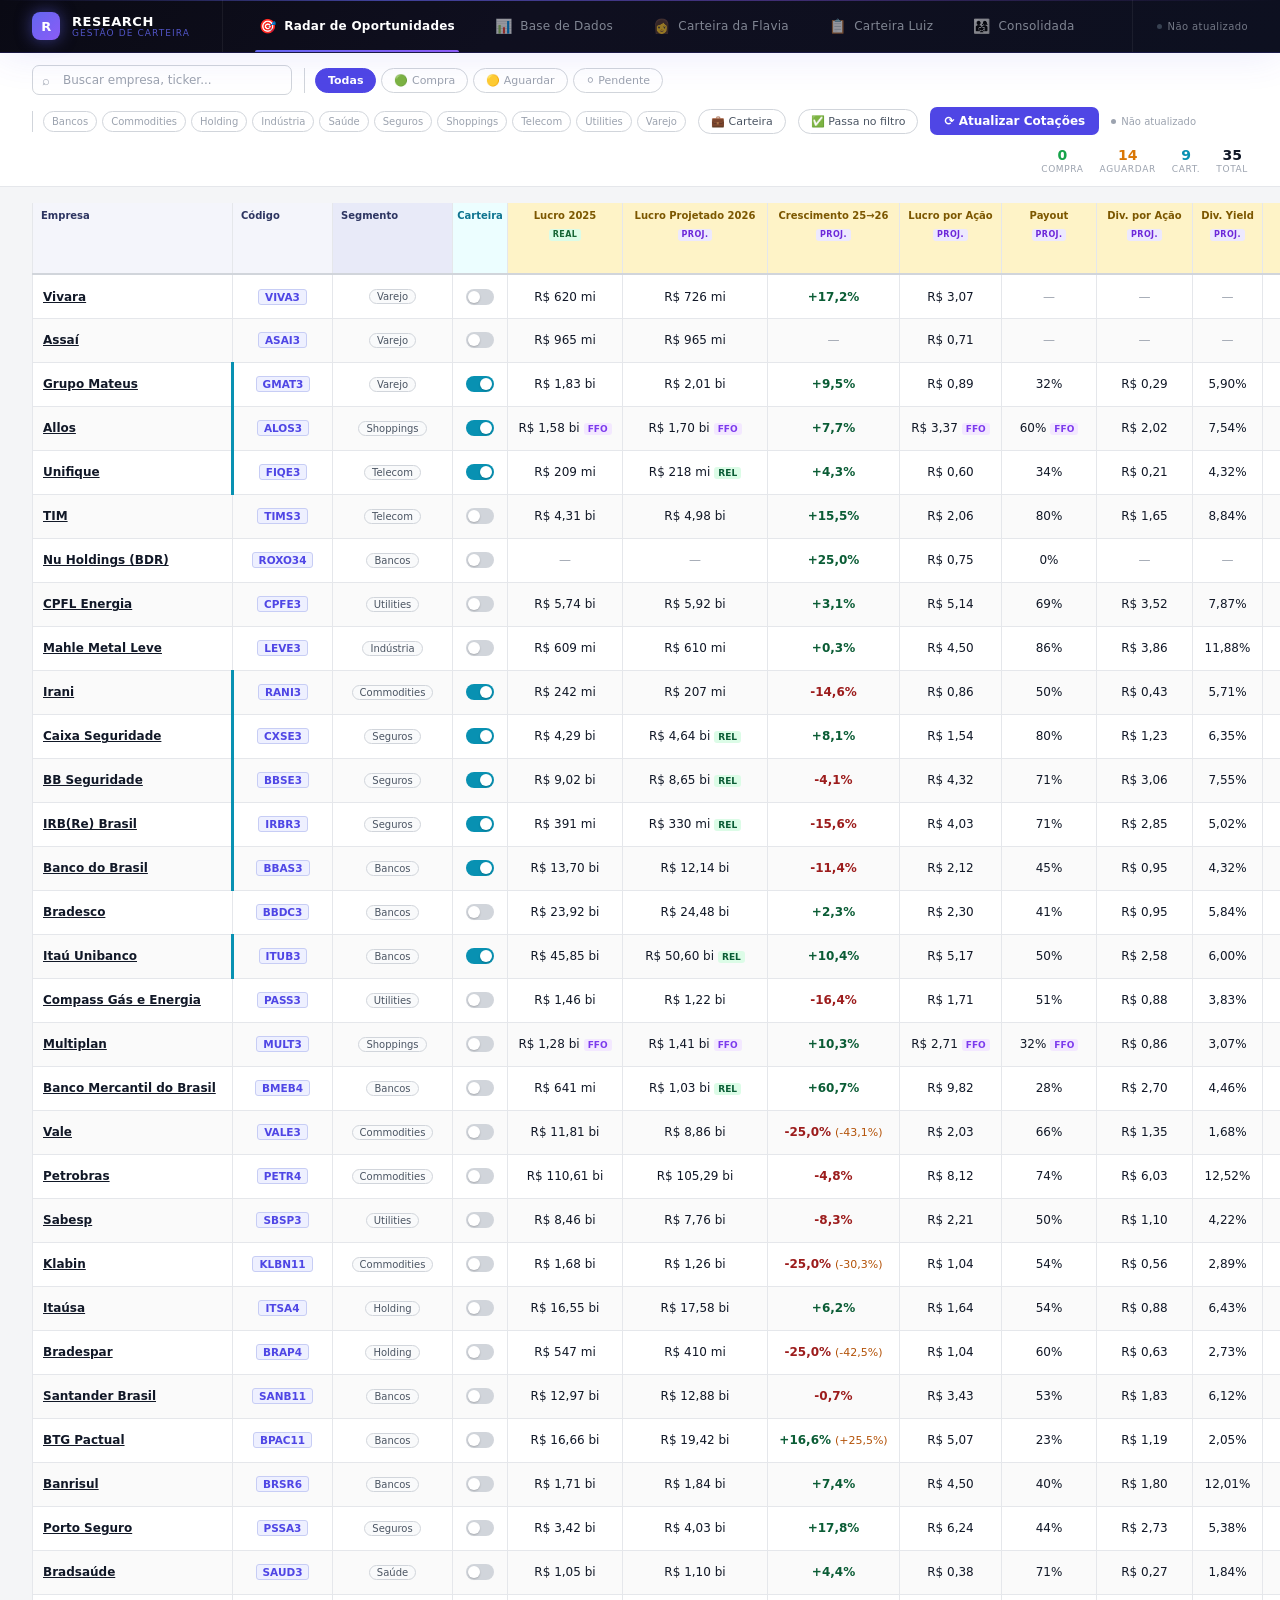
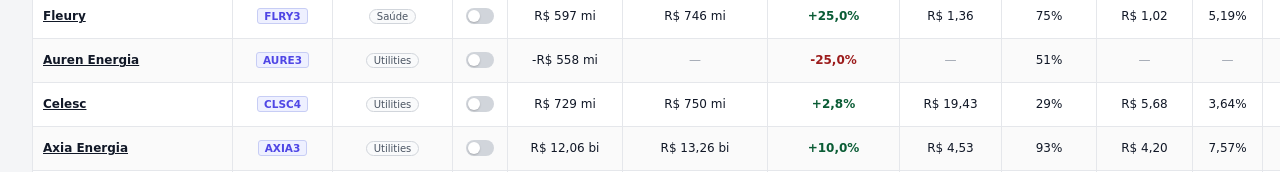
<file: index.html>
<!DOCTYPE html>
<html><head><meta name="robots" content="noindex, nofollow"><meta http-equiv="refresh" content="0;url=Analista%20Investimento.html"></head>
<body><a href="Analista%20Investimento.html">Acessar dashboard</a></body>
</html>
</file>
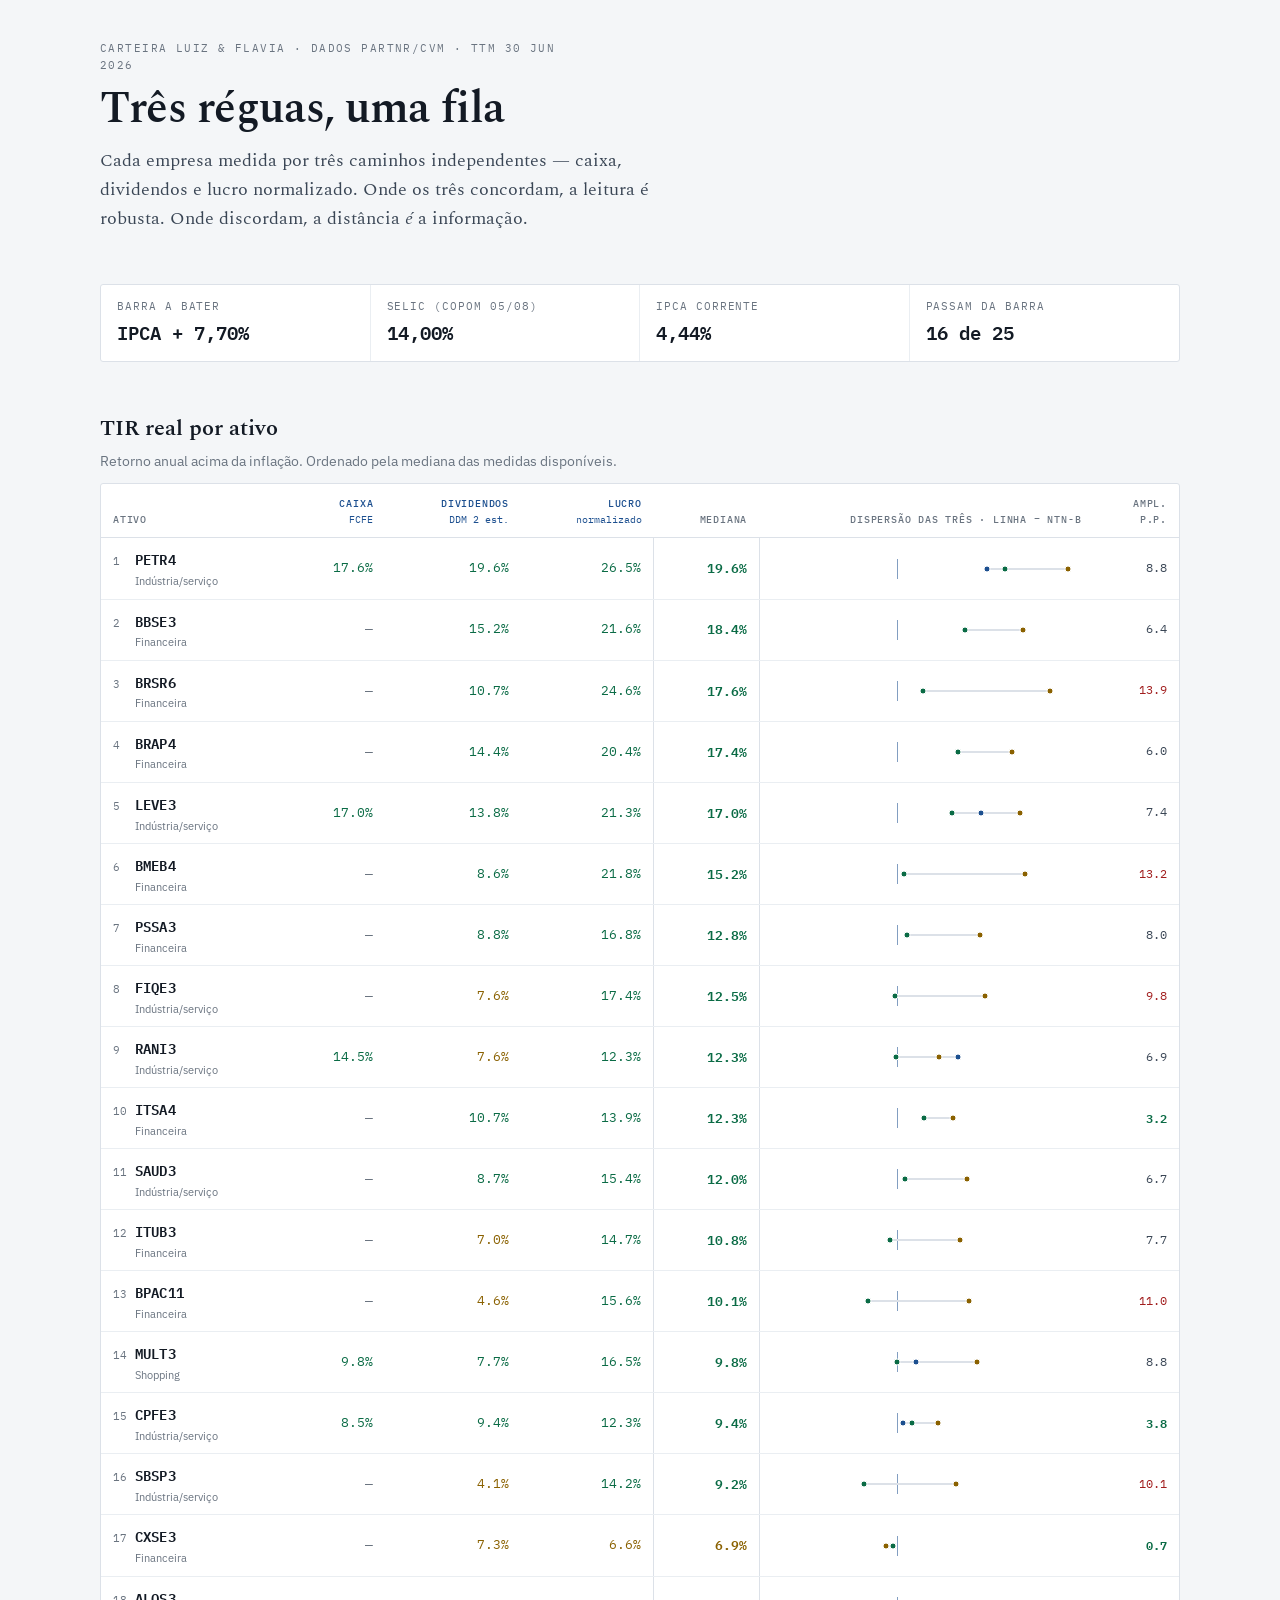
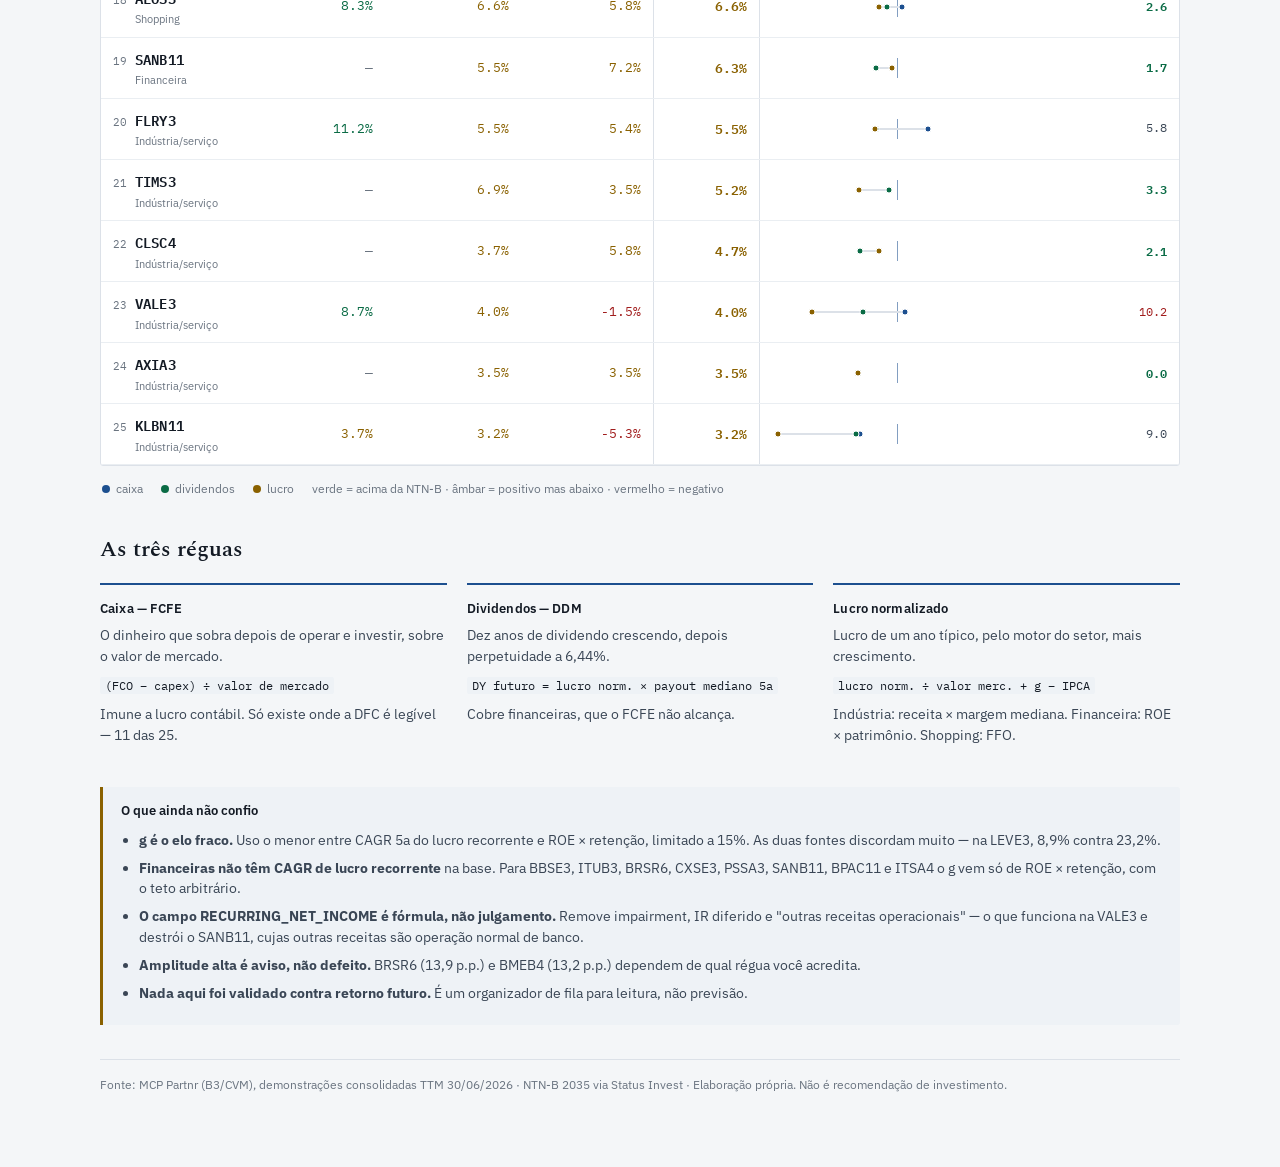
<file: app/analise/tir-consolidada.html>
<!doctype html>
<html lang="pt-BR">
<head>
<meta charset="utf-8">
<meta name="viewport" content="width=device-width,initial-scale=1">
<title>Três Réguas, Uma Fila</title>
<link rel="stylesheet" href="https://fonts.googleapis.com/css2?family=Spectral:ital,wght@0,400;0,600;1,400&family=IBM+Plex+Sans:wght@400;500;600&family=IBM+Plex+Mono:wght@400;500;600&display=swap">
<style>
:root{
  --ntnb:40.29%;
  --ink:#131a24; --ink-2:#3a4655; --muted:#6a7480;
  --paper:#f4f6f8; --surface:#ffffff; --rule:#dce1e8; --rule-soft:#eaeef2;
  --accent:#1c4f8f; --good:#0a6b45; --warn:#8a6100; --bad:#a11d1d;
  --band:#eef2f6;
  --serif:"Spectral",Georgia,serif; --sans:"IBM Plex Sans",system-ui,sans-serif; --mono:"IBM Plex Mono",ui-monospace,monospace;
}
@media (prefers-color-scheme:dark){:root:not([data-theme="light"]){
  --ink:#e6ebf1; --ink-2:#b3bdc9; --muted:#8794a3;
  --paper:#0e1319; --surface:#151b23; --rule:#2a333e; --rule-soft:#212932;
  --accent:#6fa5e0; --good:#4bbd8b; --warn:#d8a441; --bad:#e0716d; --band:#1b232c;
}}
:root[data-theme="dark"]{
  --ink:#e6ebf1; --ink-2:#b3bdc9; --muted:#8794a3;
  --paper:#0e1319; --surface:#151b23; --rule:#2a333e; --rule-soft:#212932;
  --accent:#6fa5e0; --good:#4bbd8b; --warn:#d8a441; --bad:#e0716d; --band:#1b232c;
}
*{box-sizing:border-box}
body{background:var(--paper);color:var(--ink);font-family:var(--sans);line-height:1.55;margin:0;padding:40px 22px 72px}
.wrap{max-width:1080px;margin:0 auto;display:flex;flex-direction:column;gap:34px}
.eyebrow{font-family:var(--mono);font-size:11px;letter-spacing:.13em;text-transform:uppercase;color:var(--muted);margin:0 0 10px}
h1{font-family:var(--serif);font-weight:600;font-size:clamp(30px,5vw,44px);line-height:1.12;margin:0;text-wrap:balance;letter-spacing:-.01em}
.lede{font-family:var(--serif);font-size:18px;line-height:1.6;color:var(--ink-2);max-width:64ch;margin:14px 0 0}
h2{font-family:var(--serif);font-size:22px;font-weight:600;margin:0 0 4px}
p{margin:0 0 12px;max-width:70ch}
.bar{display:flex;flex-wrap:wrap;gap:0;border:1px solid var(--rule);border-radius:3px;overflow:hidden;background:var(--surface)}
.bar div{flex:1 1 150px;padding:13px 16px;border-right:1px solid var(--rule-soft)}
.bar div:last-child{border-right:0}
.bar dt{font-family:var(--mono);font-size:10.5px;letter-spacing:.09em;text-transform:uppercase;color:var(--muted);margin:0 0 5px}
.bar dd{margin:0;font-family:var(--mono);font-size:19px;font-weight:600;font-variant-numeric:tabular-nums}
.tw{overflow-x:auto;border:1px solid var(--rule);border-radius:3px;background:var(--surface)}
table{border-collapse:collapse;width:100%;min-width:780px;font-variant-numeric:tabular-nums}
thead th{font-family:var(--mono);font-size:10px;letter-spacing:.08em;text-transform:uppercase;color:var(--muted);
  font-weight:500;text-align:right;padding:12px 12px 10px;border-bottom:1px solid var(--rule);white-space:nowrap;vertical-align:bottom}
thead th:first-child{text-align:left}
thead th.grp{color:var(--accent)}
tbody th{text-align:left;font-weight:400;padding:9px 12px;border-bottom:1px solid var(--rule-soft);white-space:nowrap}
tbody td{padding:9px 12px;border-bottom:1px solid var(--rule-soft)}
tbody tr:hover{background:var(--band)}
.rank{font-family:var(--mono);font-size:11px;color:var(--muted);display:inline-block;width:22px}
.tk{font-family:var(--mono);font-weight:600;font-size:13.5px;letter-spacing:.01em}
.seg{display:block;font-size:10.5px;color:var(--muted);margin-left:22px;margin-top:1px}
.num{text-align:right;font-family:var(--mono);font-size:13px}
.med{font-weight:600;border-left:1px solid var(--rule);border-right:1px solid var(--rule)}
.good{color:var(--good)} .warn{color:var(--warn)} .bad{color:var(--bad)} .none{color:var(--muted)}
.range{width:31%;min-width:180px;padding:9px 12px}
.trilho{position:relative;height:16px}
.trilho::before{content:"";position:absolute;top:-2px;bottom:-2px;width:1px;background:var(--accent);opacity:.55;left:var(--ntnb)}
.span{position:absolute;top:50%;height:2px;background:var(--rule);transform:translateY(-50%)}
.dot{position:absolute;top:50%;width:7px;height:7px;border-radius:50%;transform:translate(-50%,-50%);border:1px solid var(--surface)}
.d-caixa{background:var(--accent)} .d-dividendos{background:var(--good)} .d-lucro{background:var(--warn)}
.conv{font-size:12px} .c-alta{color:var(--good);font-weight:600} .c-média{color:var(--ink-2)} .c-baixa{color:var(--bad)}
.legend{display:flex;flex-wrap:wrap;gap:18px;font-size:12px;color:var(--muted);padding:2px 2px 0}
.legend span{display:inline-flex;align-items:center;gap:6px}
.key{width:8px;height:8px;border-radius:50%;display:inline-block}
.cols{display:grid;grid-template-columns:repeat(auto-fit,minmax(268px,1fr));gap:20px}
.card{border-top:2px solid var(--accent);padding:14px 0 0}
.card h3{font-family:var(--sans);font-size:13px;font-weight:600;margin:0 0 6px;letter-spacing:.01em}
.card p{font-size:13.5px;color:var(--ink-2);margin:0 0 8px}
.card code{font-family:var(--mono);font-size:11.5px;color:var(--ink);background:var(--band);padding:1px 5px;border-radius:2px}
.warnbox{border-left:3px solid var(--warn);background:var(--band);padding:14px 18px;border-radius:0 3px 3px 0}
.warnbox h3{font-family:var(--sans);font-size:13px;margin:0 0 8px;font-weight:600}
.warnbox ul{margin:0;padding-left:18px;font-size:13.5px;color:var(--ink-2)}
.warnbox li{margin-bottom:7px}
footer{font-size:12px;color:var(--muted);border-top:1px solid var(--rule);padding-top:16px}
@media(prefers-reduced-motion:reduce){*{transition:none!important}}
</style>
</head>
<body>
<div class="wrap">
<header>
  <p class="eyebrow">Carteira Luiz &amp; Flavia · dados Partnr/CVM · TTM 30 jun 2026</p>
  <h1>Três réguas, uma fila</h1>
  <p class="lede">Cada empresa medida por três caminhos independentes — caixa, dividendos e lucro normalizado. Onde os três concordam, a leitura é robusta. Onde discordam, a distância <em>é</em> a informação.</p>
</header>

<dl class="bar">
  <div><dt>Barra a bater</dt><dd>IPCA + 7,70%</dd></div>
  <div><dt>Selic (Copom 05/08)</dt><dd>14,00%</dd></div>
  <div><dt>IPCA corrente</dt><dd>4,44%</dd></div>
  <div><dt>Passam da barra</dt><dd>16 de 25</dd></div>
</dl>

<section>
  <h2>TIR real por ativo</h2>
  <p style="color:var(--muted);font-size:13.5px">Retorno anual acima da inflação. Ordenado pela mediana das medidas disponíveis.</p>
  <div class="tw">
  <table>
    <thead><tr>
      <th>Ativo</th>
      <th class="grp">Caixa<br><span style="font-weight:400;text-transform:none;letter-spacing:0">FCFE</span></th>
      <th class="grp">Dividendos<br><span style="font-weight:400;text-transform:none;letter-spacing:0">DDM 2 est.</span></th>
      <th class="grp">Lucro<br><span style="font-weight:400;text-transform:none;letter-spacing:0">normalizado</span></th>
      <th>Mediana</th>
      <th>Dispersão das três · linha = NTN-B</th>
      <th>Ampl.<br>p.p.</th>
    </tr></thead>
    <tbody><tr>
<th scope="row"><span class="rank">1</span><span class="tk">PETR4</span><span class="seg">Indústria/serviço</span></th>
<td class="num good">17.6%</td><td class="num good">19.6%</td><td class="num good">26.5%</td>
<td class="num med good">19.6%</td>
<td class="range"><div class="trilho"><span class="span" style="left:69.52%;width:25.98%"></span><span class="dot d-caixa" style="left:69.52%" title="caixa: 17.6%"></span><span class="dot d-dividendos" style="left:75.27%" title="dividendos: 19.6%"></span><span class="dot d-lucro" style="left:95.50%" title="lucro: 26.5%"></span></div></td>
<td class="num conv c-média">8.8</td>
</tr>
<tr>
<th scope="row"><span class="rank">2</span><span class="tk">BBSE3</span><span class="seg">Financeira</span></th>
<td class="num none">—</td><td class="num good">15.2%</td><td class="num good">21.6%</td>
<td class="num med good">18.4%</td>
<td class="range"><div class="trilho"><span class="span" style="left:62.42%;width:18.80%"></span><span class="dot d-dividendos" style="left:62.42%" title="dividendos: 15.2%"></span><span class="dot d-lucro" style="left:81.22%" title="lucro: 21.6%"></span></div></td>
<td class="num conv c-média">6.4</td>
</tr>
<tr>
<th scope="row"><span class="rank">3</span><span class="tk">BRSR6</span><span class="seg">Financeira</span></th>
<td class="num none">—</td><td class="num good">10.7%</td><td class="num good">24.6%</td>
<td class="num med good">17.6%</td>
<td class="range"><div class="trilho"><span class="span" style="left:48.98%;width:40.99%"></span><span class="dot d-dividendos" style="left:48.98%" title="dividendos: 10.7%"></span><span class="dot d-lucro" style="left:89.96%" title="lucro: 24.6%"></span></div></td>
<td class="num conv c-baixa">13.9</td>
</tr>
<tr>
<th scope="row"><span class="rank">4</span><span class="tk">BRAP4</span><span class="seg">Financeira</span></th>
<td class="num none">—</td><td class="num good">14.4%</td><td class="num good">20.4%</td>
<td class="num med good">17.4%</td>
<td class="range"><div class="trilho"><span class="span" style="left:59.98%;width:17.67%"></span><span class="dot d-dividendos" style="left:59.98%" title="dividendos: 14.4%"></span><span class="dot d-lucro" style="left:77.65%" title="lucro: 20.4%"></span></div></td>
<td class="num conv c-média">6.0</td>
</tr>
<tr>
<th scope="row"><span class="rank">5</span><span class="tk">LEVE3</span><span class="seg">Indústria/serviço</span></th>
<td class="num good">17.0%</td><td class="num good">13.8%</td><td class="num good">21.3%</td>
<td class="num med good">17.0%</td>
<td class="range"><div class="trilho"><span class="span" style="left:58.31%;width:21.90%"></span><span class="dot d-caixa" style="left:67.55%" title="caixa: 17.0%"></span><span class="dot d-dividendos" style="left:58.31%" title="dividendos: 13.8%"></span><span class="dot d-lucro" style="left:80.21%" title="lucro: 21.3%"></span></div></td>
<td class="num conv c-média">7.4</td>
</tr>
<tr>
<th scope="row"><span class="rank">6</span><span class="tk">BMEB4</span><span class="seg">Financeira</span></th>
<td class="num none">—</td><td class="num good">8.6%</td><td class="num good">21.8%</td>
<td class="num med good">15.2%</td>
<td class="range"><div class="trilho"><span class="span" style="left:42.81%;width:38.94%"></span><span class="dot d-dividendos" style="left:42.81%" title="dividendos: 8.6%"></span><span class="dot d-lucro" style="left:81.76%" title="lucro: 21.8%"></span></div></td>
<td class="num conv c-baixa">13.2</td>
</tr>
<tr>
<th scope="row"><span class="rank">7</span><span class="tk">PSSA3</span><span class="seg">Financeira</span></th>
<td class="num none">—</td><td class="num good">8.8%</td><td class="num good">16.8%</td>
<td class="num med good">12.8%</td>
<td class="range"><div class="trilho"><span class="span" style="left:43.59%;width:23.50%"></span><span class="dot d-dividendos" style="left:43.59%" title="dividendos: 8.8%"></span><span class="dot d-lucro" style="left:67.09%" title="lucro: 16.8%"></span></div></td>
<td class="num conv c-média">8.0</td>
</tr>
<tr>
<th scope="row"><span class="rank">8</span><span class="tk">FIQE3</span><span class="seg">Indústria/serviço</span></th>
<td class="num none">—</td><td class="num warn">7.6%</td><td class="num good">17.4%</td>
<td class="num med good">12.5%</td>
<td class="range"><div class="trilho"><span class="span" style="left:39.88%;width:28.90%"></span><span class="dot d-dividendos" style="left:39.88%" title="dividendos: 7.6%"></span><span class="dot d-lucro" style="left:68.78%" title="lucro: 17.4%"></span></div></td>
<td class="num conv c-baixa">9.8</td>
</tr>
<tr>
<th scope="row"><span class="rank">9</span><span class="tk">RANI3</span><span class="seg">Indústria/serviço</span></th>
<td class="num good">14.5%</td><td class="num warn">7.6%</td><td class="num good">12.3%</td>
<td class="num med good">12.3%</td>
<td class="range"><div class="trilho"><span class="span" style="left:40.01%;width:20.18%"></span><span class="dot d-caixa" style="left:60.18%" title="caixa: 14.5%"></span><span class="dot d-dividendos" style="left:40.01%" title="dividendos: 7.6%"></span><span class="dot d-lucro" style="left:53.88%" title="lucro: 12.3%"></span></div></td>
<td class="num conv c-média">6.9</td>
</tr>
<tr>
<th scope="row"><span class="rank">10</span><span class="tk">ITSA4</span><span class="seg">Financeira</span></th>
<td class="num none">—</td><td class="num good">10.7%</td><td class="num good">13.9%</td>
<td class="num med good">12.3%</td>
<td class="range"><div class="trilho"><span class="span" style="left:49.07%;width:9.51%"></span><span class="dot d-dividendos" style="left:49.07%" title="dividendos: 10.7%"></span><span class="dot d-lucro" style="left:58.58%" title="lucro: 13.9%"></span></div></td>
<td class="num conv c-alta">3.2</td>
</tr>
<tr>
<th scope="row"><span class="rank">11</span><span class="tk">SAUD3</span><span class="seg">Indústria/serviço</span></th>
<td class="num none">—</td><td class="num good">8.7%</td><td class="num good">15.4%</td>
<td class="num med good">12.0%</td>
<td class="range"><div class="trilho"><span class="span" style="left:43.10%;width:19.80%"></span><span class="dot d-dividendos" style="left:43.10%" title="dividendos: 8.7%"></span><span class="dot d-lucro" style="left:62.89%" title="lucro: 15.4%"></span></div></td>
<td class="num conv c-média">6.7</td>
</tr>
<tr>
<th scope="row"><span class="rank">12</span><span class="tk">ITUB3</span><span class="seg">Financeira</span></th>
<td class="num none">—</td><td class="num warn">7.0%</td><td class="num good">14.7%</td>
<td class="num med good">10.8%</td>
<td class="range"><div class="trilho"><span class="span" style="left:38.12%;width:22.64%"></span><span class="dot d-dividendos" style="left:38.12%" title="dividendos: 7.0%"></span><span class="dot d-lucro" style="left:60.75%" title="lucro: 14.7%"></span></div></td>
<td class="num conv c-média">7.7</td>
</tr>
<tr>
<th scope="row"><span class="rank">13</span><span class="tk">BPAC11</span><span class="seg">Financeira</span></th>
<td class="num none">—</td><td class="num warn">4.6%</td><td class="num good">15.6%</td>
<td class="num med good">10.1%</td>
<td class="range"><div class="trilho"><span class="span" style="left:31.19%;width:32.46%"></span><span class="dot d-dividendos" style="left:31.19%" title="dividendos: 4.6%"></span><span class="dot d-lucro" style="left:63.65%" title="lucro: 15.6%"></span></div></td>
<td class="num conv c-baixa">11.0</td>
</tr>
<tr>
<th scope="row"><span class="rank">14</span><span class="tk">MULT3</span><span class="seg">Shopping</span></th>
<td class="num good">9.8%</td><td class="num good">7.7%</td><td class="num good">16.5%</td>
<td class="num med good">9.8%</td>
<td class="range"><div class="trilho"><span class="span" style="left:40.30%;width:25.96%"></span><span class="dot d-caixa" style="left:46.52%" title="caixa: 9.8%"></span><span class="dot d-dividendos" style="left:40.30%" title="dividendos: 7.7%"></span><span class="dot d-lucro" style="left:66.26%" title="lucro: 16.5%"></span></div></td>
<td class="num conv c-média">8.8</td>
</tr>
<tr>
<th scope="row"><span class="rank">15</span><span class="tk">CPFE3</span><span class="seg">Indústria/serviço</span></th>
<td class="num good">8.5%</td><td class="num good">9.4%</td><td class="num good">12.3%</td>
<td class="num med good">9.4%</td>
<td class="range"><div class="trilho"><span class="span" style="left:42.53%;width:11.19%"></span><span class="dot d-caixa" style="left:42.53%" title="caixa: 8.5%"></span><span class="dot d-dividendos" style="left:45.32%" title="dividendos: 9.4%"></span><span class="dot d-lucro" style="left:53.72%" title="lucro: 12.3%"></span></div></td>
<td class="num conv c-alta">3.8</td>
</tr>
<tr>
<th scope="row"><span class="rank">16</span><span class="tk">SBSP3</span><span class="seg">Indústria/serviço</span></th>
<td class="num none">—</td><td class="num warn">4.1%</td><td class="num good">14.2%</td>
<td class="num med good">9.2%</td>
<td class="range"><div class="trilho"><span class="span" style="left:29.79%;width:29.61%"></span><span class="dot d-dividendos" style="left:29.79%" title="dividendos: 4.1%"></span><span class="dot d-lucro" style="left:59.40%" title="lucro: 14.2%"></span></div></td>
<td class="num conv c-baixa">10.1</td>
</tr>
<tr>
<th scope="row"><span class="rank">17</span><span class="tk">CXSE3</span><span class="seg">Financeira</span></th>
<td class="num none">—</td><td class="num warn">7.3%</td><td class="num warn">6.6%</td>
<td class="num med warn">6.9%</td>
<td class="range"><div class="trilho"><span class="span" style="left:36.94%;width:2.16%"></span><span class="dot d-dividendos" style="left:39.10%" title="dividendos: 7.3%"></span><span class="dot d-lucro" style="left:36.94%" title="lucro: 6.6%"></span></div></td>
<td class="num conv c-alta">0.7</td>
</tr>
<tr>
<th scope="row"><span class="rank">18</span><span class="tk">ALOS3</span><span class="seg">Shopping</span></th>
<td class="num good">8.3%</td><td class="num warn">6.6%</td><td class="num warn">5.8%</td>
<td class="num med warn">6.6%</td>
<td class="range"><div class="trilho"><span class="span" style="left:34.59%;width:7.62%"></span><span class="dot d-caixa" style="left:42.20%" title="caixa: 8.3%"></span><span class="dot d-dividendos" style="left:37.07%" title="dividendos: 6.6%"></span><span class="dot d-lucro" style="left:34.59%" title="lucro: 5.8%"></span></div></td>
<td class="num conv c-alta">2.6</td>
</tr>
<tr>
<th scope="row"><span class="rank">19</span><span class="tk">SANB11</span><span class="seg">Financeira</span></th>
<td class="num none">—</td><td class="num warn">5.5%</td><td class="num warn">7.2%</td>
<td class="num med warn">6.3%</td>
<td class="range"><div class="trilho"><span class="span" style="left:33.68%;width:5.11%"></span><span class="dot d-dividendos" style="left:33.68%" title="dividendos: 5.5%"></span><span class="dot d-lucro" style="left:38.79%" title="lucro: 7.2%"></span></div></td>
<td class="num conv c-alta">1.7</td>
</tr>
<tr>
<th scope="row"><span class="rank">20</span><span class="tk">FLRY3</span><span class="seg">Indústria/serviço</span></th>
<td class="num good">11.2%</td><td class="num warn">5.5%</td><td class="num warn">5.4%</td>
<td class="num med warn">5.5%</td>
<td class="range"><div class="trilho"><span class="span" style="left:33.43%;width:17.04%"></span><span class="dot d-caixa" style="left:50.48%" title="caixa: 11.2%"></span><span class="dot d-dividendos" style="left:33.70%" title="dividendos: 5.5%"></span><span class="dot d-lucro" style="left:33.43%" title="lucro: 5.4%"></span></div></td>
<td class="num conv c-média">5.8</td>
</tr>
<tr>
<th scope="row"><span class="rank">21</span><span class="tk">TIMS3</span><span class="seg">Indústria/serviço</span></th>
<td class="num none">—</td><td class="num warn">6.9%</td><td class="num warn">3.5%</td>
<td class="num med warn">5.2%</td>
<td class="range"><div class="trilho"><span class="span" style="left:28.07%;width:9.83%"></span><span class="dot d-dividendos" style="left:37.90%" title="dividendos: 6.9%"></span><span class="dot d-lucro" style="left:28.07%" title="lucro: 3.5%"></span></div></td>
<td class="num conv c-alta">3.3</td>
</tr>
<tr>
<th scope="row"><span class="rank">22</span><span class="tk">CLSC4</span><span class="seg">Indústria/serviço</span></th>
<td class="num none">—</td><td class="num warn">3.7%</td><td class="num warn">5.8%</td>
<td class="num med warn">4.7%</td>
<td class="range"><div class="trilho"><span class="span" style="left:28.44%;width:6.19%"></span><span class="dot d-dividendos" style="left:28.44%" title="dividendos: 3.7%"></span><span class="dot d-lucro" style="left:34.63%" title="lucro: 5.8%"></span></div></td>
<td class="num conv c-alta">2.1</td>
</tr>
<tr>
<th scope="row"><span class="rank">23</span><span class="tk">VALE3</span><span class="seg">Indústria/serviço</span></th>
<td class="num good">8.7%</td><td class="num warn">4.0%</td><td class="num bad">-1.5%</td>
<td class="num med warn">4.0%</td>
<td class="range"><div class="trilho"><span class="span" style="left:13.11%;width:30.06%"></span><span class="dot d-caixa" style="left:43.17%" title="caixa: 8.7%"></span><span class="dot d-dividendos" style="left:29.45%" title="dividendos: 4.0%"></span><span class="dot d-lucro" style="left:13.11%" title="lucro: -1.5%"></span></div></td>
<td class="num conv c-baixa">10.2</td>
</tr>
<tr>
<th scope="row"><span class="rank">24</span><span class="tk">AXIA3</span><span class="seg">Indústria/serviço</span></th>
<td class="num none">—</td><td class="num warn">3.5%</td><td class="num warn">3.5%</td>
<td class="num med warn">3.5%</td>
<td class="range"><div class="trilho"><span class="span" style="left:27.89%;width:0.60%"></span><span class="dot d-dividendos" style="left:27.89%" title="dividendos: 3.5%"></span><span class="dot d-lucro" style="left:27.90%" title="lucro: 3.5%"></span></div></td>
<td class="num conv c-alta">0.0</td>
</tr>
<tr>
<th scope="row"><span class="rank">25</span><span class="tk">KLBN11</span><span class="seg">Indústria/serviço</span></th>
<td class="num warn">3.7%</td><td class="num warn">3.2%</td><td class="num bad">-5.3%</td>
<td class="num med warn">3.2%</td>
<td class="range"><div class="trilho"><span class="span" style="left:2.08%;width:26.37%"></span><span class="dot d-caixa" style="left:28.45%" title="caixa: 3.7%"></span><span class="dot d-dividendos" style="left:27.07%" title="dividendos: 3.2%"></span><span class="dot d-lucro" style="left:2.08%" title="lucro: -5.3%"></span></div></td>
<td class="num conv c-média">9.0</td>
</tr></tbody>
  </table>
  </div>
  <div class="legend" style="margin-top:12px">
    <span><i class="key" style="background:var(--accent)"></i>caixa</span>
    <span><i class="key" style="background:var(--good)"></i>dividendos</span>
    <span><i class="key" style="background:var(--warn)"></i>lucro</span>
    <span>verde = acima da NTN-B · âmbar = positivo mas abaixo · vermelho = negativo</span>
  </div>
</section>

<section>
  <h2>As três réguas</h2>
  <div class="cols" style="margin-top:16px">
    <div class="card"><h3>Caixa — FCFE</h3>
      <p>O dinheiro que sobra depois de operar e investir, sobre o valor de mercado.</p>
      <p><code>(FCO − capex) ÷ valor de mercado</code></p>
      <p>Imune a lucro contábil. Só existe onde a DFC é legível — 11 das 25.</p></div>
    <div class="card"><h3>Dividendos — DDM</h3>
      <p>Dez anos de dividendo crescendo, depois perpetuidade a 6,44%.</p>
      <p><code>DY futuro = lucro norm. × payout mediano 5a</code></p>
      <p>Cobre financeiras, que o FCFE não alcança.</p></div>
    <div class="card"><h3>Lucro normalizado</h3>
      <p>Lucro de um ano típico, pelo motor do setor, mais crescimento.</p>
      <p><code>lucro norm. ÷ valor merc. + g − IPCA</code></p>
      <p>Indústria: receita × margem mediana. Financeira: ROE × patrimônio. Shopping: FFO.</p></div>
  </div>
</section>

<section class="warnbox">
  <h3>O que ainda não confio</h3>
  <ul>
    <li><strong>g é o elo fraco.</strong> Uso o menor entre CAGR 5a do lucro recorrente e ROE × retenção, limitado a 15%. As duas fontes discordam muito — na LEVE3, 8,9% contra 23,2%.</li>
    <li><strong>Financeiras não têm CAGR de lucro recorrente</strong> na base. Para BBSE3, ITUB3, BRSR6, CXSE3, PSSA3, SANB11, BPAC11 e ITSA4 o g vem só de ROE × retenção, com o teto arbitrário.</li>
    <li><strong>O campo RECURRING_NET_INCOME é fórmula, não julgamento.</strong> Remove impairment, IR diferido e "outras receitas operacionais" — o que funciona na VALE3 e destrói o SANB11, cujas outras receitas são operação normal de banco.</li>
    <li><strong>Amplitude alta é aviso, não defeito.</strong> BRSR6 (13,9 p.p.) e BMEB4 (13,2 p.p.) dependem de qual régua você acredita.</li>
    <li><strong>Nada aqui foi validado contra retorno futuro.</strong> É um organizador de fila para leitura, não previsão.</li>
  </ul>
</section>

<footer>Fonte: MCP Partnr (B3/CVM), demonstrações consolidadas TTM 30/06/2026 · NTN-B 2035 via Status Invest · Elaboração própria. Não é recomendação de investimento.</footer>
</div>
</body>
</html>
</file>
